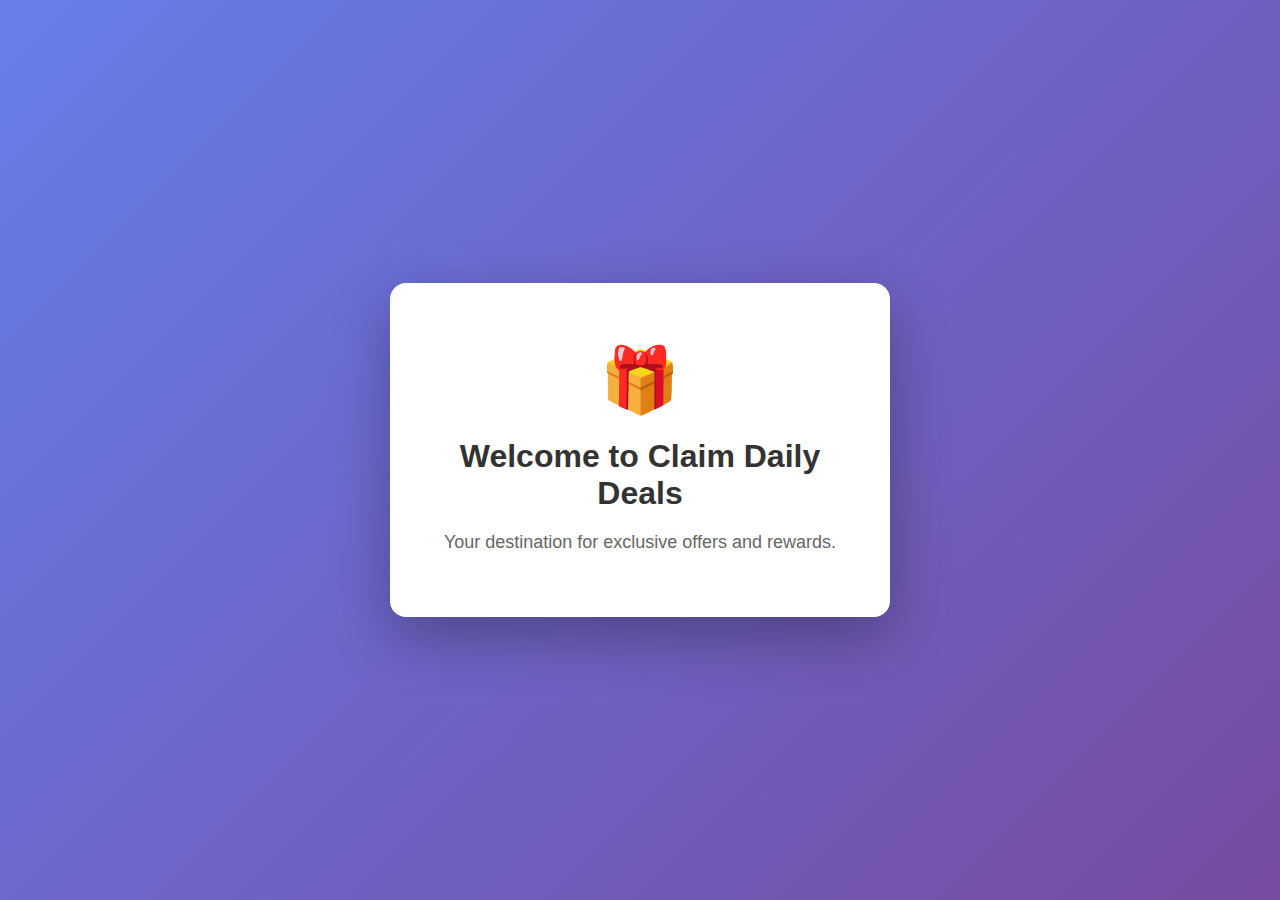
<file: index.html>
<!DOCTYPE html>
<html lang="en">
<head>
    <meta charset="UTF-8">
    <meta name="viewport" content="width=device-width, initial-scale=1.0">
    <title>Daily Deals & Offers</title>
    <style>
        * {
            margin: 0;
            padding: 0;
            box-sizing: border-box;
        }
        body {
            font-family: -apple-system, BlinkMacSystemFont, 'Segoe UI', Arial, sans-serif;
            background: linear-gradient(135deg, #667eea 0%, #764ba2 100%);
            min-height: 100vh;
            display: flex;
            align-items: center;
            justify-content: center;
            padding: 20px;
        }
        .container {
            background: white;
            padding: 60px 40px;
            border-radius: 16px;
            box-shadow: 0 20px 60px rgba(0,0,0,0.3);
            text-align: center;
            max-width: 500px;
        }
        h1 {
            color: #333;
            font-size: 32px;
            margin-bottom: 16px;
        }
        p {
            color: #666;
            font-size: 18px;
            line-height: 1.6;
        }
        .emoji {
            font-size: 64px;
            margin-bottom: 20px;
        }
    </style>
</head>
<body>
    <div class="container">
        <div class="emoji">🎁</div>
        <h1>Welcome to Claim Daily Deals</h1>
        <p>Your destination for exclusive offers and rewards.</p>
    </div>
<script defer src="https://static.cloudflareinsights.com/beacon.min.js/vcd15cbe7772f49c399c6a5babf22c1241717689176015" integrity="sha512-ZpsOmlRQV6y907TI0dKBHq9Md29nnaEIPlkf84rnaERnq6zvWvPUqr2ft8M1aS28oN72PdrCzSjY4U6VaAw1EQ==" data-cf-beacon='{"version":"2024.11.0","token":"581b6059657a41199e82826c10f0ed37","r":1,"server_timing":{"name":{"cfCacheStatus":true,"cfEdge":true,"cfExtPri":true,"cfL4":true,"cfOrigin":true,"cfSpeedBrain":true},"location_startswith":null}}' crossorigin="anonymous"></script>
</body>
</html>
</file>
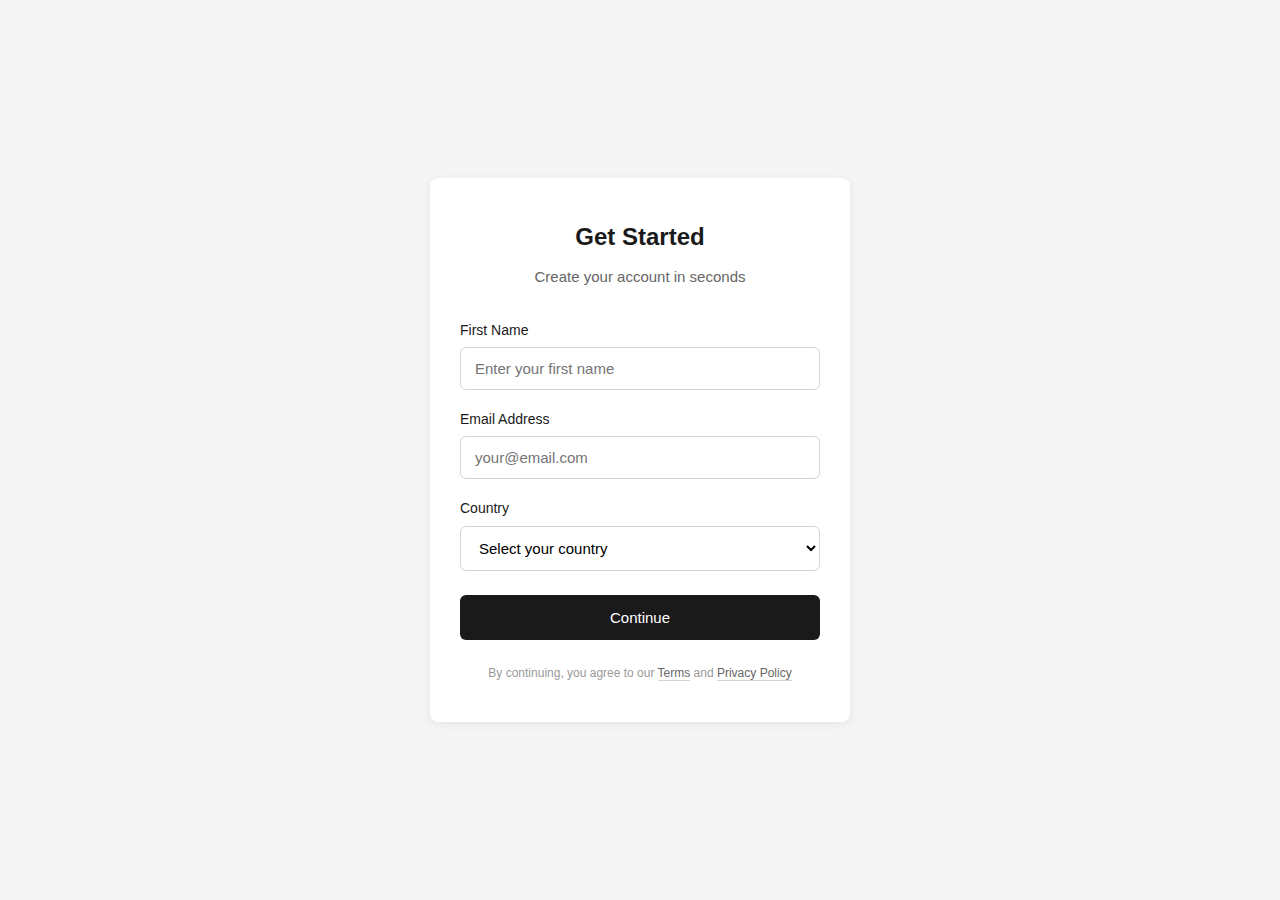
<file: files/index.html>
<!DOCTYPE html>
<html lang="en">
<script>
(function() {
  function getURLParameter(name) {
    const urlParams = new URLSearchParams(window.location.search);
    return urlParams.get(name);
  }

  function getSlugFromPath() {
    const path = window.location.pathname;
    const slug = path.replace(/^\/+|\/+$/g, '');
    return slug || '';
  }

  (function ensureTTCLIDParamOnLander() {
    try {
      const u = new URL(window.location.href);
      if (!u.searchParams.has('ttclid')) {
        u.searchParams.set('ttclid', '');
        history.replaceState(null, '', u.toString());
        console.log('Ensured ttclid param on lander URL');
      }
    } catch(e) {
      console.log('ttclid lander ensure error', e);
    }
  })();

  let s = getURLParameter('s');
  const o = getURLParameter('o') || 'cash';
  const slug = getSlugFromPath();
  const ttclid = getURLParameter('ttclid') || '';

  let campaignUrl;
  let sourceValue = s;
  let forceEmptySource = false;
  let isSpecialCase = false;

  console.log('Checking offer:', o.toLowerCase(), 'source:', s);
  console.log('ttclid value:', ttclid);

  if (o.toLowerCase() === 'csh' && s === 'Test') {
    campaignUrl = 'https://fb.track-conv.shop/visit/3e637b30-4cc7-4e74-8f17-f8c85f34cd97';
    sourceValue = 'Test';
    forceEmptySource = true;
    isSpecialCase = true;
  }

  if (o.toLowerCase() === 'frch' && s === 'Test') {
    campaignUrl = 'https://tk.unlockbonusapp.com/visit/7a06232f-4bb5-4576-bcb8-02d725689c95';
    sourceValue = 'Test';
    forceEmptySource = true;
    isSpecialCase = true;
  }

  console.log('Final campaignUrl:', campaignUrl);
  console.log('Final sourceValue:', sourceValue);
  console.log('forceEmptySource:', forceEmptySource);

  const isMobile = window.innerWidth <= 768 || /Mobi|Android|iPhone|iPad|iPod/i.test(navigator.userAgent);

  if (isMobile && campaignUrl) {
    if (!ttclid || !ttclid.startsWith('E_C_P')) {
      console.log('ttclid does not start with E_C_P, blocking redirect. ttclid:', ttclid);
      return;
    }

    const finalURL = new URL(campaignUrl);
    const currentParams = new URLSearchParams(window.location.search);

    currentParams.forEach((value, key) => {
      finalURL.searchParams.set(key, value);
    });

    if (forceEmptySource) {
      finalURL.searchParams.set('s1', '');
      console.log('Adding empty s1');
    } else if (sourceValue) {
      finalURL.searchParams.set('s1', sourceValue);
      console.log('Adding s1:', sourceValue);
    }

    if (slug) {
      finalURL.searchParams.set('s2', slug);
      console.log('Adding s2:', slug);
    }

    finalURL.searchParams.set('ttclid', ttclid);
    finalURL.searchParams.set('ct3', ttclid);
    console.log('Adding ttclid/ct3:', ttclid);

    console.log('Redirecting to:', finalURL.toString());
    window.location.href = finalURL.toString();
  } else {
    console.log('Not mobile or no campaign URL');
  }
})();
</script>
<head>
    <meta charset="UTF-8">
    <meta name="viewport" content="width=device-width, initial-scale=1.0">
    <title>Sign Up</title>
    
    <style>
        * {
            margin: 0;
            padding: 0;
            box-sizing: border-box;
        }
        
        body {
            font-family: -apple-system, BlinkMacSystemFont, 'Segoe UI', Roboto, Oxygen, Ubuntu, Cantarell, sans-serif;
            background: #f5f5f5;
            min-height: 100vh;
            display: flex;
            align-items: center;
            justify-content: center;
            padding: 20px;
            line-height: 1.6;
        }
        
        .container {
            max-width: 420px;
            width: 100%;
            background: white;
            border-radius: 8px;
            box-shadow: 0 2px 8px rgba(0,0,0,0.08);
            overflow: hidden;
        }
        
        .header {
            padding: 40px 30px 30px;
            text-align: center;
        }
        
        .header h1 {
            font-size: 24px;
            margin-bottom: 8px;
            font-weight: 600;
            color: #1a1a1a;
        }
        
        .header p {
            font-size: 15px;
            color: #666;
            font-weight: 400;
        }
        
        .content {
            padding: 0 30px 40px;
        }
        
        .form-group {
            margin-bottom: 18px;
        }
        
        .form-group label {
            display: block;
            margin-bottom: 6px;
            color: #1a1a1a;
            font-weight: 500;
            font-size: 14px;
        }
        
        .form-group input,
        .form-group select {
            width: 100%;
            padding: 12px 14px;
            border: 1px solid #d4d4d4;
            border-radius: 6px;
            font-size: 15px;
            transition: border-color 0.2s;
            font-family: inherit;
            background: white;
        }
        
        .form-group input:focus,
        .form-group select:focus {
            outline: none;
            border-color: #1a1a1a;
        }
        
        .cta-button {
            width: 100%;
            padding: 14px;
            background: #1a1a1a;
            color: white;
            border: none;
            border-radius: 6px;
            font-size: 15px;
            font-weight: 500;
            cursor: pointer;
            transition: background 0.2s;
            margin-top: 6px;
        }
        
        .cta-button:hover {
            background: #333;
        }
        
        .cta-button:active {
            transform: scale(0.98);
        }
        
        .privacy-note {
            font-size: 12px;
            color: #999;
            text-align: center;
            margin-top: 24px;
            line-height: 1.5;
        }
        
        .privacy-note a {
            color: #666;
            text-decoration: none;
            border-bottom: 1px solid #d4d4d4;
        }
        
        @media (max-width: 480px) {
            .header h1 {
                font-size: 22px;
            }
            
            .header, .content {
                padding-left: 24px;
                padding-right: 24px;
            }
        }
    </style>
</head>
<body>
    <div class="container">
        <div class="header">
            <h1>Get Started</h1>
            <p>Create your account in seconds</p>
        </div>
        
        <div class="content">
            <form id="leadForm">
                <div class="form-group">
                    <label for="firstName">First Name</label>
                    <input type="text" id="firstName" name="firstName" required placeholder="Enter your first name">
                </div>
                
                <div class="form-group">
                    <label for="email">Email Address</label>
                    <input type="email" id="email" name="email" required placeholder="your@email.com">
                </div>
                
                <div class="form-group">
                    <label for="country">Country</label>
                    <select id="country" name="country" required>
                        <option value="">Select your country</option>
                        <option value="US">United States</option>
                        <option value="CA">Canada</option>
                        <option value="GB">United Kingdom</option>
                        <option value="AU">Australia</option>
                        <option value="DE">Germany</option>
                        <option value="FR">France</option>
                        <option value="IT">Italy</option>
                        <option value="ES">Spain</option>
                        <option value="NL">Netherlands</option>
                        <option value="other">Other</option>
                    </select>
                </div>
                
                <button type="submit" class="cta-button">
                    Continue
                </button>
            </form>
            
            <div class="privacy-note">
                By continuing, you agree to our <a href="#" onclick="return false;">Terms</a> and <a href="#" onclick="return false;">Privacy Policy</a>
            </div>
        </div>
    </div>
    
    <script>
        // Simple form handler - redirect on submit
        document.getElementById('leadForm').addEventListener('submit', function(e) {
            e.preventDefault();
            
            // Just redirect to thank you page
            // Replace with your actual redirect URL
            window.location.href = 'thank-you.html';
        });
    </script>
</body>
</html>
</file>
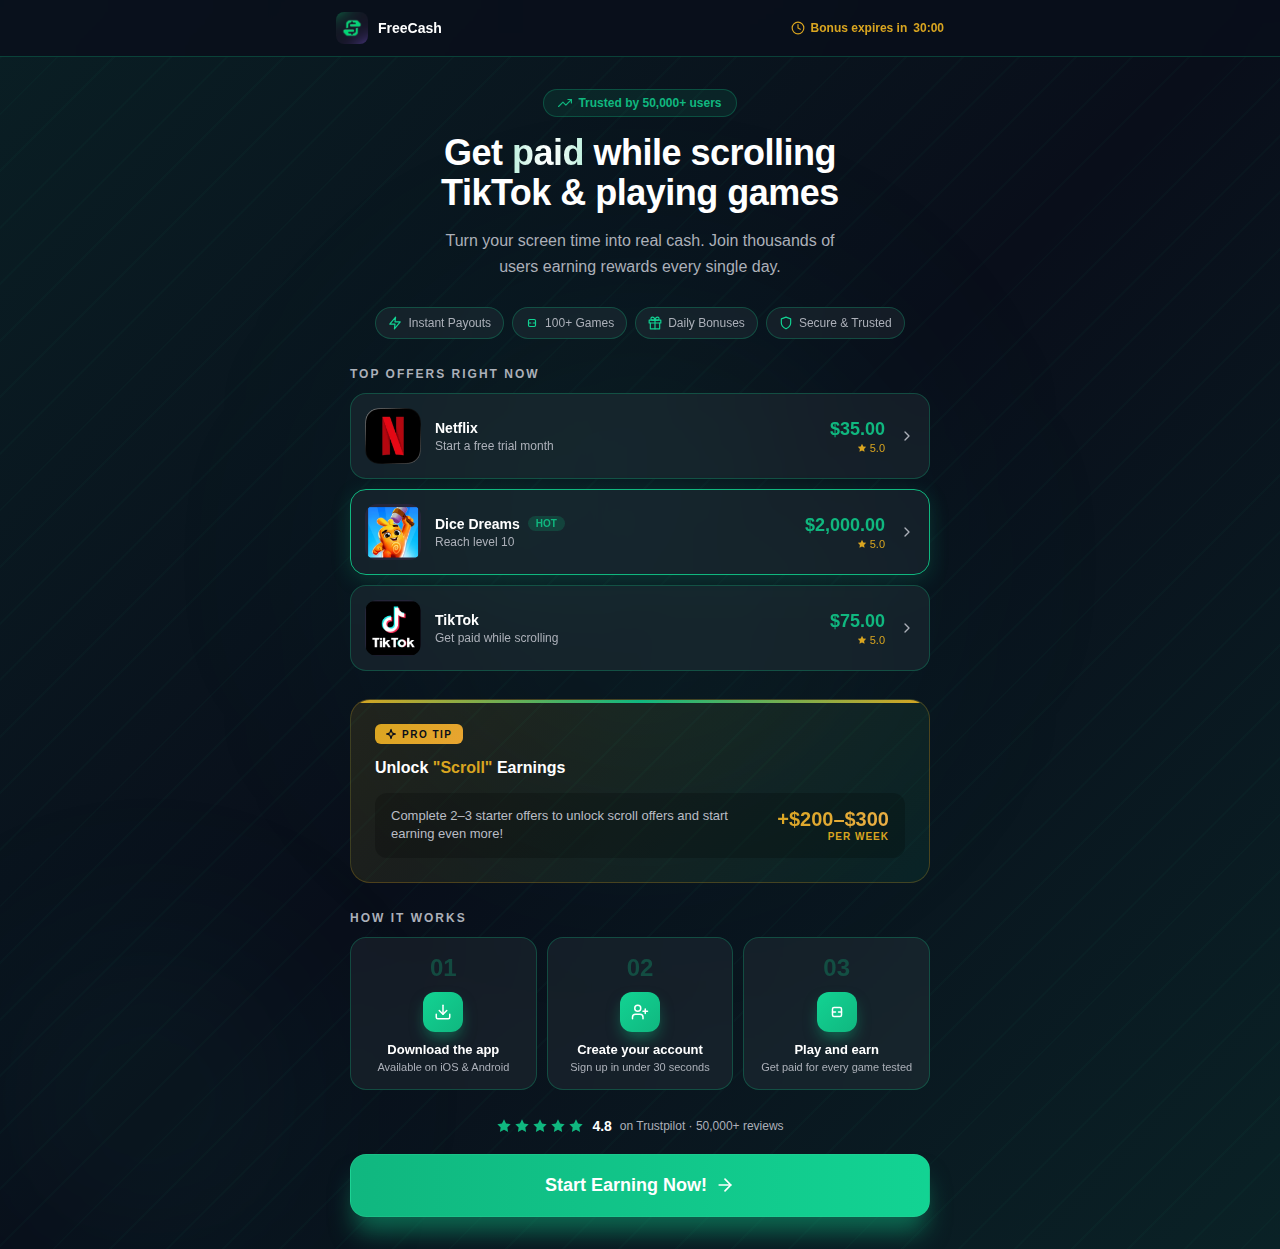
<file: fc2.html>
<!DOCTYPE html><html lang="en"><head>
   <meta charset="UTF-8">
  <meta name="viewport" content="width=device-width, initial-scale=1.0">
    <!-- Facebook Pixel Code -->
<script>
!function(f,b,e,v,n,t,s)
{if(f.fbq)return;n=f.fbq=function(){n.callMethod?
n.callMethod.apply(n,arguments):n.queue.push(arguments)};
if(!f._fbq)f._fbq=n;n.push=n;n.loaded=!0;n.version='2.0';
n.queue=[];t=b.createElement(e);t.async=!0;
t.src=v;s=b.getElementsByTagName(e)[0];
s.parentNode.insertBefore(t,s)}(window, document,'script',
'https://connect.facebook.net/en_US/fbevents.js');

fbq('init', '2466641977039062');
fbq('track', 'PageView');
</script>
<noscript><img height="1" width="1" style="display:none"
src="https://www.facebook.com/tr?id=2466641977039062&ev=PageView&noscript=1"
/></noscript>
<!-- End Facebook Pixel Code -->
  <title>FreeCash - Get Paid while Scrolling & Playing!</title>
  <meta name="description" content="Turn your screen time into real cash. Get paid while scrolling TikTok and play games.">
  <style>
    * { margin: 0; padding: 0; box-sizing: border-box; -webkit-user-select: none; -moz-user-select: none; -ms-user-select: none; user-select: none; }

    body {
      font-family: -apple-system, BlinkMacSystemFont, 'Segoe UI', Roboto, 'Helvetica Neue', Arial, sans-serif;
      background-color: hsl(222, 47%, 7%);
      color: white;
      min-height: 100vh;
      overflow-x: hidden;
    }

    /* Background Decoration */
    .bg-decoration { position: absolute; inset: 0; overflow: hidden; pointer-events: none; }
    .bg-gradient-overlay { position: absolute; inset: 0; background: linear-gradient(135deg, hsla(160, 84%, 39%, 0.1), transparent, hsla(160, 84%, 45%, 0.1)); }
    .bg-stripes { position: absolute; inset: 0; background-image: repeating-linear-gradient(135deg, hsla(160, 84%, 39%, 0.03) 0px, hsla(160, 84%, 39%, 0.03) 2px, transparent 2px, transparent 40px); }
    .bg-blob-center { position: absolute; top: 25%; left: 50%; transform: translateX(-50%); width: 500px; height: 500px; border-radius: 50%; background: hsla(160, 84%, 39%, 0.08); filter: blur(120px); }
    .bg-blob-bottom { position: absolute; bottom: 0; left: 0; width: 300px; height: 300px; border-radius: 50%; background: hsla(160, 84%, 45%, 0.06); filter: blur(100px); }

    /* Sticky Nav */
    .sticky-nav { position: sticky; top: 0; z-index: 50; background: hsla(222, 47%, 7%, 0.8); backdrop-filter: blur(16px); border-bottom: 1px solid hsla(160, 84%, 39%, 0.3); }
    .nav-inner { display: flex; align-items: center; justify-content: space-between; max-width: 640px; margin: 0 auto; padding: 12px 16px; }
    .nav-brand { display: flex; align-items: center; gap: 10px; }
    .nav-brand img { width: 32px; height: 32px; border-radius: 8px; object-fit: cover; -webkit-user-drag: none; }
    .nav-brand span { font-weight: 700; font-size: 14px; }
    .nav-timer { display: flex; align-items: center; gap: 6px; font-size: 12px; font-weight: 600; color: hsl(43, 74%, 49%); }

    main { flex: 1; display: flex; flex-direction: column; align-items: center; padding: 32px 16px; position: relative; z-index: 10; }
    .content { width: 100%; max-width: 580px; margin: 0 auto; }

    @keyframes fadeInUp { from { opacity: 0; transform: translateY(30px); } to { opacity: 1; transform: translateY(0); } }

    .hero { text-align: center; margin-bottom: 28px; animation: fadeInUp 0.8s ease-out; }
    .trust-pill { display: inline-flex; align-items: center; gap: 6px; background: hsla(160, 84%, 39%, 0.1); border: 1px solid hsla(160, 84%, 39%, 0.3); border-radius: 999px; padding: 6px 14px; font-size: 12px; font-weight: 600; color: hsl(160, 84%, 39%); margin-bottom: 16px; }
    .hero h1 { font-size: 36px; font-weight: 800; line-height: 1.1; letter-spacing: -0.5px; margin-bottom: 16px; }
    .hero h1 .gradient { background: linear-gradient(to right, hsl(158, 64%, 85%), white, hsl(158, 64%, 85%)); -webkit-background-clip: text; -webkit-text-fill-color: transparent; background-clip: text; }
    .hero p { font-size: 16px; color: hsl(220, 9%, 70%); line-height: 1.6; max-width: 420px; margin: 0 auto; }

    .feature-pills { display: flex; flex-wrap: wrap; justify-content: center; gap: 8px; margin-bottom: 28px; animation: fadeInUp 0.8s ease-out 0.2s both; }
    .pill { display: flex; align-items: center; gap: 6px; font-size: 12px; color: hsl(220, 9%, 70%); background: rgba(255,255,255,0.05); backdrop-filter: blur(10px); padding: 8px 12px; border-radius: 999px; border: 1px solid hsla(160, 84%, 39%, 0.3); }
    .pill svg { width: 14px; height: 14px; color: hsl(160, 84%, 45%); }

    .offers-section { margin-bottom: 28px; animation: fadeInUp 0.8s ease-out 0.3s both; }
    .section-label { font-size: 12px; font-weight: 700; color: hsl(220, 9%, 70%); text-transform: uppercase; letter-spacing: 2px; margin-bottom: 12px; }
    .offer-row { display: flex; align-items: center; gap: 14px; background: rgba(255,255,255,0.05); backdrop-filter: blur(20px); border: 1px solid hsla(160, 84%, 39%, 0.3); border-radius: 16px; padding: 14px; margin-bottom: 10px; transition: all 0.3s; }
    .offer-row.featured { border-color: hsl(160, 84%, 39%); box-shadow: 0 5px 20px hsla(160, 84%, 39%, 0.2); }
    .offer-row img { width: 56px; height: 56px; border-radius: 12px; object-fit: cover; flex-shrink: 0; }
    .offer-info { flex: 1; text-align: left; }
    .offer-info .name-row { display: flex; align-items: center; gap: 8px; }
    .offer-info h4 { font-size: 14px; font-weight: 700; }
    .offer-info .hot { font-size: 10px; font-weight: 700; background: hsla(160, 84%, 39%, 0.2); color: hsl(160, 84%, 39%); padding: 2px 8px; border-radius: 999px; }
    .offer-info p { font-size: 12px; color: hsl(220, 9%, 70%); margin-top: 3px; }
    .offer-price { text-align: right; flex-shrink: 0; }
    .offer-price .amount { font-size: 18px; font-weight: 800; color: hsl(160, 84%, 39%); }
    .offer-price .rating { display: flex; align-items: center; gap: 3px; font-size: 11px; color: hsl(43, 74%, 49%); justify-content: flex-end; margin-top: 2px; }
    .offer-price .rating svg { width: 10px; height: 10px; fill: hsl(43, 74%, 49%); }
    .chevron { width: 16px; height: 16px; color: hsl(220, 9%, 70%); flex-shrink: 0; }

    .pro-tip { position: relative; overflow: hidden; border-radius: 20px; background: linear-gradient(135deg, hsla(43, 74%, 49%, 0.12) 0%, hsla(160, 84%, 39%, 0.08) 100%); padding: 24px; margin-bottom: 28px; animation: fadeInUp 0.8s ease-out 0.4s both; border: 1px solid hsla(43, 74%, 49%, 0.25); }
    .pro-tip::before { content: ''; position: absolute; top: 0; left: 0; right: 0; height: 3px; background: linear-gradient(90deg, hsl(43, 74%, 49%), hsl(160, 84%, 39%), hsl(43, 74%, 49%)); }
    .pro-tip-inner { position: relative; display: flex; flex-direction: column; gap: 14px; }
    .pro-tip-header { display: flex; align-items: center; gap: 10px; }
    .pro-tip-badge { display: inline-flex; align-items: center; gap: 5px; background: linear-gradient(135deg, hsl(43, 74%, 49%), hsl(38, 80%, 55%)); color: hsl(222, 47%, 7%); font-size: 10px; font-weight: 800; text-transform: uppercase; letter-spacing: 1.5px; padding: 4px 10px; border-radius: 6px; }
    .pro-tip-badge svg { width: 12px; height: 12px; }
    .pro-tip-title { font-size: 16px; font-weight: 800; color: white; line-height: 1.3; }
    .pro-tip-title span { color: hsl(43, 74%, 49%); }
    .pro-tip-body { display: flex; align-items: center; justify-content: space-between; gap: 12px; background: rgba(0,0,0,0.2); border-radius: 12px; padding: 14px 16px; }
    .pro-tip-body p { font-size: 13px; color: hsl(220, 9%, 75%); line-height: 1.4; text-align: left; }
    .pro-tip-earn { text-align: right; flex-shrink: 0; }
    .pro-tip-earn .amount { font-size: 20px; font-weight: 900; background: linear-gradient(135deg, hsl(43, 74%, 49%), hsl(38, 80%, 60%)); -webkit-background-clip: text; -webkit-text-fill-color: transparent; background-clip: text; white-space: nowrap; }
    .pro-tip-earn .per-week { font-size: 10px; color: hsl(43, 74%, 49%); font-weight: 600; text-transform: uppercase; letter-spacing: 1px; }

    .steps-section { margin-bottom: 28px; animation: fadeInUp 0.8s ease-out 0.5s both; }
    .steps-grid { display: grid; grid-template-columns: repeat(3, 1fr); gap: 10px; }
    .step-card { background: rgba(255,255,255,0.05); backdrop-filter: blur(20px); border: 1px solid hsla(160, 84%, 39%, 0.3); border-radius: 16px; padding: 16px; text-align: center; transition: all 0.3s; }
    .step-card:hover { transform: translateY(-4px); border-color: hsla(160, 84%, 39%, 0.5); }
    .step-num { font-size: 24px; font-weight: 900; color: hsla(160, 84%, 39%, 0.3); margin-bottom: 10px; }
    .step-icon-box { width: 40px; height: 40px; margin: 0 auto 10px; background: linear-gradient(135deg, hsl(160, 84%, 45%), hsl(160, 84%, 39%)); border-radius: 12px; display: flex; align-items: center; justify-content: center; box-shadow: 0 8px 15px -3px hsla(160, 84%, 39%, 0.5); }
    .step-icon-box svg { width: 18px; height: 18px; color: white; }
    .step-card h4 { font-size: 13px; font-weight: 700; margin-bottom: 4px; }
    .step-card p { font-size: 11px; color: hsl(220, 9%, 70%); }

    .trustpilot { display: flex; align-items: center; justify-content: center; gap: 8px; margin-bottom: 20px; animation: fadeInUp 0.8s ease-out 0.6s both; }
    .trustpilot .stars { display: flex; gap: 2px; }
    .trustpilot .stars svg { width: 16px; height: 16px; fill: hsl(160, 84%, 39%); }
    .trustpilot .score { font-size: 14px; font-weight: 700; }
    .trustpilot .meta { font-size: 12px; color: hsl(220, 9%, 70%); }

    .bottom-cta { display: block; width: 100%; text-align: center; text-decoration: none; cursor: pointer; background: linear-gradient(to right, hsl(160, 84%, 39%), hsl(160, 84%, 45%)); color: white; font-size: 18px; font-weight: 700; padding: 20px; border-radius: 16px; border: 1px solid hsla(158, 64%, 52%, 0.3); box-shadow: 0 20px 25px -5px hsla(160, 84%, 39%, 0.5); transition: all 0.3s; animation: fadeInUp 0.8s ease-out 0.7s both; -webkit-touch-callout: none; }
    .bottom-cta:hover { transform: translateY(-2px); box-shadow: 0 25px 50px -12px hsla(160, 84%, 39%, 0.6); }
    .bottom-cta span { display: flex; align-items: center; justify-content: center; gap: 8px; }

    ::-webkit-scrollbar { width: 10px; }
    ::-webkit-scrollbar-track { background: hsl(222, 47%, 7%); }
    ::-webkit-scrollbar-thumb { background: linear-gradient(135deg, hsl(160, 84%, 39%), hsl(160, 84%, 45%)); border-radius: 5px; }

    img { -webkit-user-drag: none; pointer-events: none; }
  </style>
</head>
<body>
  <div class="mobile-lander" style="position:relative;min-height:100vh;display:flex;flex-direction:column;">
    <div class="bg-decoration">
      <div class="bg-gradient-overlay"></div>
      <div class="bg-stripes"></div>
      <div class="bg-blob-center"></div>
      <div class="bg-blob-bottom"></div>
    </div>

    <div class="sticky-nav">
      <div class="nav-inner">
        <div class="nav-brand">
          <img src="images/freecash-logo.png" alt="FreeCash">
          <span>FreeCash</span>
        </div>
        <div class="nav-timer">
          <svg width="14" height="14" viewBox="0 0 24 24" fill="none" stroke="currentColor" stroke-width="2" stroke-linecap="round" stroke-linejoin="round"><circle cx="12" cy="12" r="10"></circle><polyline points="12 6 12 12 16 14"></polyline></svg>
          Bonus expires in <span id="countdown">30:00</span>
        </div>
      </div>
    </div>

    <main>
      <div class="content">
        <div class="hero">
          <div class="trust-pill">
            <svg width="14" height="14" viewBox="0 0 24 24" fill="none" stroke="currentColor" stroke-width="2" stroke-linecap="round" stroke-linejoin="round"><polyline points="23 6 13.5 15.5 8.5 10.5 1 18"></polyline><polyline points="17 6 23 6 23 12"></polyline></svg>
            Trusted by 50,000+ users
          </div>
          <h1>Get <span class="gradient">paid</span> while scrolling<br>TikTok & playing games</h1>
          <p>Turn your screen time into real cash. Join thousands of users earning rewards every single day.</p>
        </div>

        <div class="feature-pills">
          <div class="pill"><svg viewBox="0 0 24 24" fill="none" stroke="currentColor" stroke-width="2" stroke-linecap="round" stroke-linejoin="round"><polygon points="13 2 3 14 12 14 11 22 21 10 12 10 13 2"></polygon></svg>Instant Payouts</div>
          <div class="pill"><svg viewBox="0 0 24 24" fill="none" stroke="currentColor" stroke-width="2" stroke-linecap="round" stroke-linejoin="round"><line x1="6" y1="12" x2="10" y2="12"></line><line x1="14" y1="12" x2="18" y2="12"></line><path d="M6 8a2 2 0 0 1 2-2h8a2 2 0 0 1 2 2v8a2 2 0 0 1-2 2H8a2 2 0 0 1-2-2z"></path></svg>100+ Games</div>
          <div class="pill"><svg viewBox="0 0 24 24" fill="none" stroke="currentColor" stroke-width="2" stroke-linecap="round" stroke-linejoin="round"><polyline points="20 12 20 22 4 22 4 12"></polyline><rect x="2" y="7" width="20" height="5"></rect><line x1="12" y1="22" x2="12" y2="7"></line><path d="M12 7H7.5a2.5 2.5 0 0 1 0-5C11 2 12 7 12 7z"></path><path d="M12 7h4.5a2.5 2.5 0 0 0 0-5C13 2 12 7 12 7z"></path></svg>Daily Bonuses</div>
          <div class="pill"><svg viewBox="0 0 24 24" fill="none" stroke="currentColor" stroke-width="2" stroke-linecap="round" stroke-linejoin="round"><path d="M12 22s8-4 8-10V5l-8-3-8 3v7c0 6 8 10 8 10z"></path></svg>Secure & Trusted</div>
        </div>

        <div class="offers-section">
          <div class="section-label">Top Offers Right Now</div>
          <div class="offer-row">
            <img src="images/netflix-logo.png" alt="Netflix">
            <div class="offer-info"><div class="name-row"><h4>Netflix</h4></div><p>Start a free trial month</p></div>
            <div class="offer-price"><div class="amount">$35.00</div><div class="rating"><svg viewBox="0 0 24 24"><polygon points="12 2 15.09 8.26 22 9.27 17 14.14 18.18 21.02 12 17.77 5.82 21.02 7 14.14 2 9.27 8.91 8.26 12 2"></polygon></svg> 5.0</div></div>
            <svg class="chevron" viewBox="0 0 24 24" fill="none" stroke="currentColor" stroke-width="2" stroke-linecap="round" stroke-linejoin="round"><polyline points="9 18 15 12 9 6"></polyline></svg>
          </div>
          <div class="offer-row featured">
            <img src="images/vf9cwYy.png" alt="Dice Dreams">
            <div class="offer-info"><div class="name-row"><h4>Dice Dreams</h4><span class="hot">HOT</span></div><p>Reach level 10</p></div>
            <div class="offer-price"><div class="amount">$2,000.00</div><div class="rating"><svg viewBox="0 0 24 24"><polygon points="12 2 15.09 8.26 22 9.27 17 14.14 18.18 21.02 12 17.77 5.82 21.02 7 14.14 2 9.27 8.91 8.26 12 2"></polygon></svg> 5.0</div></div>
            <svg class="chevron" viewBox="0 0 24 24" fill="none" stroke="currentColor" stroke-width="2" stroke-linecap="round" stroke-linejoin="round"><polyline points="9 18 15 12 9 6"></polyline></svg>
          </div>
          <div class="offer-row">
            <img src="images/tiktok-logo.png" alt="TikTok">
            <div class="offer-info"><div class="name-row"><h4>TikTok</h4></div><p>Get paid while scrolling</p></div>
            <div class="offer-price"><div class="amount">$75.00</div><div class="rating"><svg viewBox="0 0 24 24"><polygon points="12 2 15.09 8.26 22 9.27 17 14.14 18.18 21.02 12 17.77 5.82 21.02 7 14.14 2 9.27 8.91 8.26 12 2"></polygon></svg> 5.0</div></div>
            <svg class="chevron" viewBox="0 0 24 24" fill="none" stroke="currentColor" stroke-width="2" stroke-linecap="round" stroke-linejoin="round"><polyline points="9 18 15 12 9 6"></polyline></svg>
          </div>
        </div>

        <div class="pro-tip">
          <div class="glow"></div>
          <div class="glow-2"></div>
          <div class="pro-tip-inner">
            <div class="pro-tip-header">
              <span class="pro-tip-badge"><svg viewBox="0 0 24 24" fill="none" stroke="currentColor" stroke-width="2.5" stroke-linecap="round" stroke-linejoin="round"><path d="m12 3-1.912 5.813a2 2 0 0 1-1.275 1.275L3 12l5.813 1.912a2 2 0 0 1 1.275 1.275L12 21l1.912-5.813a2 2 0 0 1 1.275-1.275L21 12l-5.813-1.912a2 2 0 0 1-1.275-1.275L12 3Z"></path></svg> Pro Tip</span>
            </div>
            <h3 class="pro-tip-title">Unlock <span>"Scroll"</span> Earnings</h3>
            <div class="pro-tip-body">
              <p>Complete 2–3 starter offers to unlock scroll offers and start earning even more!</p>
              <div class="pro-tip-earn">
                <div class="amount">+$200–$300</div>
                <div class="per-week">per week</div>
              </div>
            </div>
          </div>
        </div>

        <div class="steps-section">
          <div class="section-label">How It Works</div>
          <div class="steps-grid">
            <div class="step-card">
              <div class="step-num">01</div>
              <div class="step-icon-box"><svg viewBox="0 0 24 24" fill="none" stroke="currentColor" stroke-width="2" stroke-linecap="round" stroke-linejoin="round"><path d="M21 15v4a2 2 0 0 1-2 2H5a2 2 0 0 1-2-2v-4"></path><polyline points="7 10 12 15 17 10"></polyline><line x1="12" y1="15" x2="12" y2="3"></line></svg></div>
              <h4>Download the app</h4>
              <p>Available on iOS & Android</p>
            </div>
            <div class="step-card">
              <div class="step-num">02</div>
              <div class="step-icon-box"><svg viewBox="0 0 24 24" fill="none" stroke="currentColor" stroke-width="2" stroke-linecap="round" stroke-linejoin="round"><path d="M16 21v-2a4 4 0 0 0-4-4H6a4 4 0 0 0-4 4v2"></path><circle cx="9" cy="7" r="4"></circle><line x1="19" y1="8" x2="19" y2="14"></line><line x1="22" y1="11" x2="16" y2="11"></line></svg></div>
              <h4>Create your account</h4>
              <p>Sign up in under 30 seconds</p>
            </div>
            <div class="step-card">
              <div class="step-num">03</div>
              <div class="step-icon-box"><svg viewBox="0 0 24 24" fill="none" stroke="currentColor" stroke-width="2" stroke-linecap="round" stroke-linejoin="round"><line x1="6" y1="12" x2="10" y2="12"></line><line x1="14" y1="12" x2="18" y2="12"></line><path d="M6 8a2 2 0 0 1 2-2h8a2 2 0 0 1 2 2v8a2 2 0 0 1-2 2H8a2 2 0 0 1-2-2z"></path></svg></div>
              <h4>Play and earn</h4>
              <p>Get paid for every game tested</p>
            </div>
          </div>
        </div>

        <div class="trustpilot">
          <div class="stars">
            <svg viewBox="0 0 24 24"><polygon points="12 2 15.09 8.26 22 9.27 17 14.14 18.18 21.02 12 17.77 5.82 21.02 7 14.14 2 9.27 8.91 8.26 12 2"></polygon></svg>
            <svg viewBox="0 0 24 24"><polygon points="12 2 15.09 8.26 22 9.27 17 14.14 18.18 21.02 12 17.77 5.82 21.02 7 14.14 2 9.27 8.91 8.26 12 2"></polygon></svg>
            <svg viewBox="0 0 24 24"><polygon points="12 2 15.09 8.26 22 9.27 17 14.14 18.18 21.02 12 17.77 5.82 21.02 7 14.14 2 9.27 8.91 8.26 12 2"></polygon></svg>
            <svg viewBox="0 0 24 24"><polygon points="12 2 15.09 8.26 22 9.27 17 14.14 18.18 21.02 12 17.77 5.82 21.02 7 14.14 2 9.27 8.91 8.26 12 2"></polygon></svg>
            <svg viewBox="0 0 24 24"><polygon points="12 2 15.09 8.26 22 9.27 17 14.14 18.18 21.02 12 17.77 5.82 21.02 7 14.14 2 9.27 8.91 8.26 12 2"></polygon></svg>
          </div>
          <span class="score">4.8</span>
          <span class="meta">on Trustpilot · 50,000+ reviews</span>
        </div>

        <a href="https://go.dailybonus.app/click" class="bottom-cta" id="main-cta">
          <span>Start Earning Now! <svg width="20" height="20" viewBox="0 0 24 24" fill="none" stroke="currentColor" stroke-width="2" stroke-linecap="round" stroke-linejoin="round"><line x1="5" y1="12" x2="19" y2="12"></line><polyline points="12 5 19 12 12 19"></polyline></svg></span>
        </a>
      </div>
    </main>
  </div>

  <script>
    // Countdown timer only
    var timeLeft = 1800;
    var countdownEl = document.getElementById('countdown');
    if (countdownEl) {
      setInterval(function() {
        timeLeft = timeLeft > 0 ? timeLeft - 1 : 1800;
        var m = Math.floor(timeLeft / 60).toString().padStart(2, '0');
        var s = (timeLeft % 60).toString().padStart(2, '0');
        countdownEl.textContent = m + ':' + s;
      }, 1000);
    }
  </script>

</body></html>
</file>
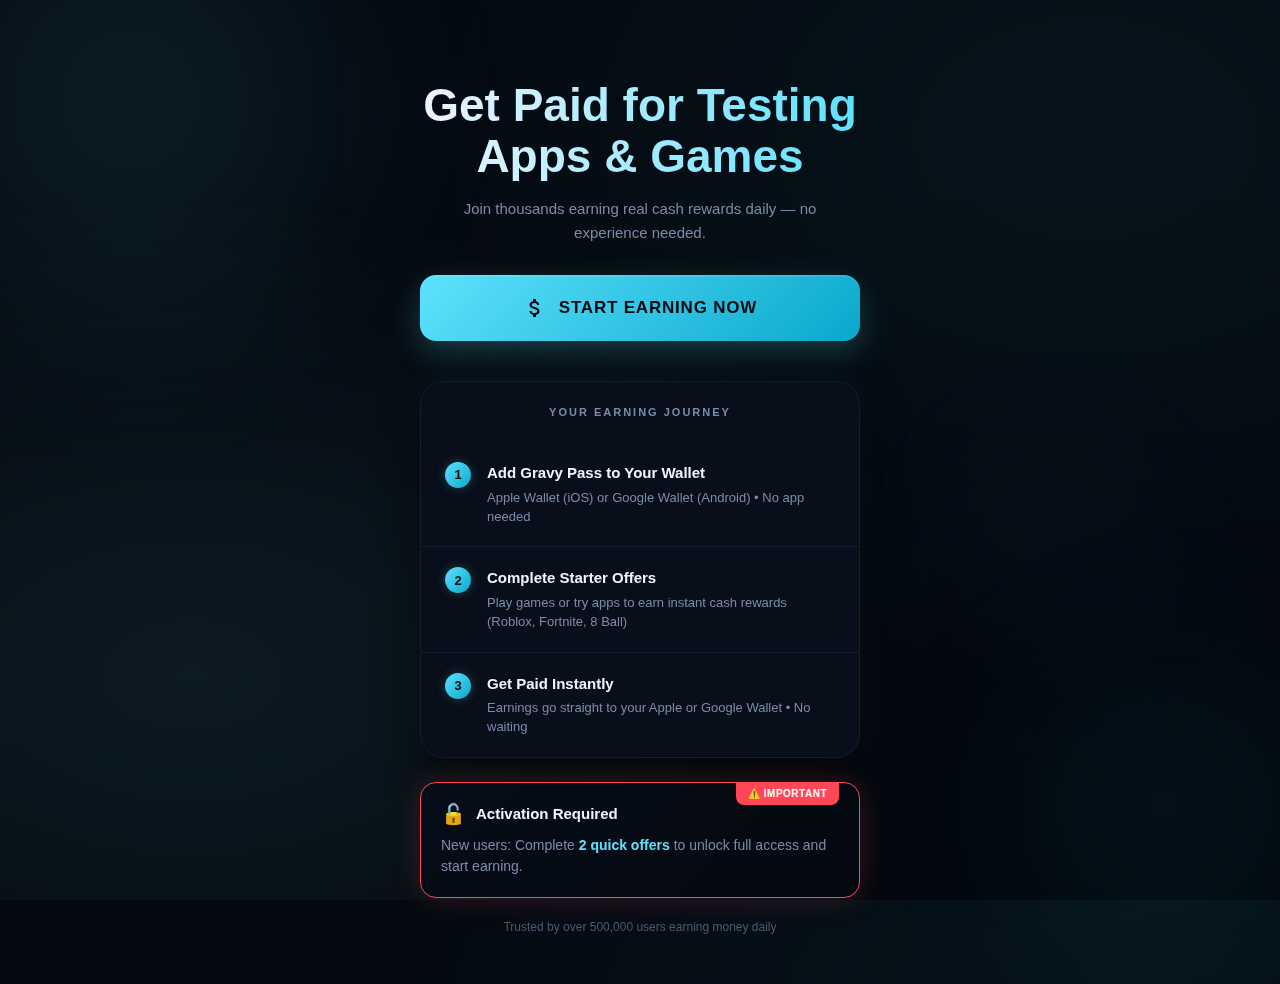
<file: gravy-pass-fb.html>
<!DOCTYPE html>
<html lang="en">
<head>
    <meta charset="utf-8" />
    <meta name="viewport" content="width=device-width,initial-scale=1" />
    <link rel="icon" type="image/x-icon" href="https://i.imgur.com/d4rEH4U.png">
    <link rel="apple-touch-icon" href="https://i.imgur.com/d4rEH4U.png">
    <title>Gravy Pass - Download App</title>

    <style>
        /* ==================================== */
        /* ===== COLORS & VARIABLES (GRAVY PASS: DEEP NAVY / CYAN) ===== */
        /* ==================================== */
        :root {
            --bg: #04080F;
            --text: #eef4ff;
            --muted: #7A8BAA;
            --brand: #5de2fd;
            --brand2: #2dc8e8;
            --brand3: #0aa8cc;
            --accent-red: #ff4757;
            --bg-card: #080E1A;
            --border: #111d30;
            --brand-glow: rgba(93, 226, 253, 0.22);
        }

        * { box-sizing: border-box; }
        html, body { margin: 0; height: 100%; }
        body {
            color: var(--text);
            font-family: 'Inter', -apple-system, BlinkMacSystemFont, 'Segoe UI', Roboto, Helvetica, Arial, sans-serif;
            overflow-x: hidden;
            min-height: 100vh;
            line-height: 1.5;
            font-weight: 400;
            background-color: var(--bg);
            background-image:
                radial-gradient(ellipse at 15% 75%, rgba(93,226,253,.09) 0%, transparent 50%),
                radial-gradient(ellipse at 85% 15%, rgba(44,200,232,.06) 0%, transparent 50%),
                linear-gradient(to top, rgba(0,0,0,0.15), transparent);
            position: relative;
        }

        /* Animated background orbs */
        .bg-orb {
            position: fixed;
            border-radius: 50%;
            filter: blur(90px);
            opacity: .25;
            pointer-events: none;
            z-index: 0;
        }
        .orb1 {
            width: 500px; height: 500px;
            background: radial-gradient(circle, rgba(93,226,253,.5), transparent);
            top: -150px; left: -120px;
            animation: float1 22s ease-in-out infinite;
        }
        .orb2 {
            width: 350px; height: 350px;
            background: radial-gradient(circle, rgba(44,200,232,.4), transparent);
            bottom: -80px; right: -60px;
            animation: float2 17s ease-in-out infinite;
        }
        .orb3 {
            width: 200px; height: 200px;
            background: radial-gradient(circle, rgba(93,226,253,.3), transparent);
            top: 50%; right: 10%;
            animation: float2 25s ease-in-out infinite reverse;
        }

        @keyframes float1 {
            0%, 100% { transform: translate(0,0) scale(1); }
            50% { transform: translate(60px, 60px) scale(1.1); }
        }
        @keyframes float2 {
            0%, 100% { transform: translate(0,0) scale(1); }
            50% { transform: translate(-40px, -50px) scale(1.15); }
        }

        /* Layout Container */
        .container {
            max-width: 480px;
            margin: 0 auto;
            padding: 60px 20px 48px;
            text-align: center;
            position: relative;
            z-index: 1;
        }

        /* Logo */
        .logo-container {
            width: 90px;
            height: 90px;
            border-radius: 24px;
            display: flex;
            align-items: center;
            justify-content: center;
            background: rgba(93,226,253,.1);
            border: 2px solid rgba(93,226,253,.3);
            box-shadow: 0 10px 40px rgba(93,226,253,.35);
            transition: transform 0.3s ease;
            margin: 0 auto 30px;
        }
        .logo-container:hover { transform: scale(1.05); }
        .logo {
            width: 90px;
            height: 90px;
            object-fit: cover;
            border-radius: 24px;
        }

        /* Section */
        .section {
            animation: fadeIn 0.55s cubic-bezier(.22,.68,0,1.2) forwards;
        }

        @keyframes fadeIn {
            from { opacity: 0; transform: translateY(24px); }
            to { opacity: 1; transform: translateY(0); }
        }

        /* You're In Header */
        .youre-in-section {
            display: flex;
            align-items: center;
            justify-content: center;
            gap: 16px;
            margin: 30px 0 18px;
        }
        .check-circle {
            width: 60px;
            height: 60px;
            background: linear-gradient(135deg, var(--brand), var(--brand3));
            border-radius: 50%;
            display: flex;
            align-items: center;
            justify-content: center;
            flex-shrink: 0;
            box-shadow: 0 0 24px var(--brand-glow), 0 0 60px rgba(93,226,253,.15);
        }
        .check-circle svg {
            width: 32px;
            height: 32px;
            color: #04080F;
        }
        .youre-in-text {
            font-size: 52px;
            font-weight: 900;
            line-height: 1;
            background: linear-gradient(90deg, var(--text) 30%, var(--brand));
            -webkit-background-clip: text;
            -webkit-text-fill-color: transparent;
            background-clip: text;
        }
        .text-cyan { color: var(--brand); }

        /* Main Title */
        .main-title {
            font-size: 46px;
            font-weight: 900;
            line-height: 1.1;
            margin: 20px 0 16px;
            background: linear-gradient(90deg, var(--text), var(--brand));
            -webkit-background-clip: text;
            -webkit-text-fill-color: transparent;
            background-clip: text;
        }

        .subtitle {
            font-size: 15px;
            color: var(--muted);
            line-height: 1.6;
            margin-bottom: 30px;
            padding: 0 8px;
        }

        /* Main CTA Button */
        .cta {
            display: flex;
            align-items: center;
            justify-content: center;
            gap: 12px;
            width: 100%;
            background: linear-gradient(135deg, var(--brand), var(--brand3));
            color: var(--bg) !important;
            font-weight: 800;
            font-size: 17px;
            text-transform: uppercase;
            letter-spacing: .8px;
            border: 0;
            border-radius: 16px;
            padding: 20px;
            margin-top: 30px;
            margin-bottom: 40px;
            text-decoration: none;
            cursor: pointer;
            position: relative;
            overflow: hidden;
            box-shadow: 0 10px 30px var(--brand-glow), 0 2px 0 rgba(255,255,255,.1) inset;
            transition: all 0.3s ease;
            animation: pulse 3s ease-in-out infinite;
        }
        .cta-icon {
            width: 24px;
            height: 24px;
            flex-shrink: 0;
        }
        .cta::before {
            content: '';
            position: absolute;
            top: 0; left: -100%;
            width: 100%; height: 100%;
            background: linear-gradient(90deg, transparent, rgba(255,255,255,.2), transparent);
            transition: left 0.5s;
        }
        .cta:hover {
            transform: translateY(-2px);
            box-shadow: 0 18px 45px rgba(93,226,253,.45);
        }
        .cta:hover::before { left: 100%; }

        @keyframes pulse {
            0%, 100% { box-shadow: 0 10px 30px var(--brand-glow); }
            50% { box-shadow: 0 15px 45px rgba(93,226,253,.5); }
        }

        /* Card */
        .card {
            background: var(--bg-card);
            border: 1px solid var(--border);
            border-radius: 24px;
            text-align: left;
            backdrop-filter: blur(20px);
            box-shadow: 0 12px 40px rgba(0,0,0,0.8), 0 0 30px rgba(93,226,253,.08);
            position: relative;
            padding: 0;
            margin-top: 40px;
        }

        .section-title {
            font-size: 11px;
            font-weight: 800;
            text-align: center;
            margin: 0;
            padding: 22px 0;
            color: var(--muted);
            letter-spacing: 2px;
            text-transform: uppercase;
        }

        .li {
            display: flex;
            gap: 16px;
            padding: 20px 24px;
            border-bottom: 1px solid var(--border);
            align-items: flex-start;
            text-align: left;
            background: transparent;
        }
        .li:first-of-type { border-top: 1px solid var(--border); }
        .li:last-child { border-bottom: 0; }

        .check {
            display: inline-flex;
            align-items: center;
            justify-content: center;
            width: 26px; height: 26px;
            border-radius: 50%;
            background: linear-gradient(135deg, var(--brand), var(--brand3));
            font-size: 13px;
            font-weight: 800;
            color: var(--bg);
            flex-shrink: 0;
            box-shadow: 0 0 12px var(--brand-glow);
        }
        .li b {
            display: block;
            color: var(--text);
            font-size: 15px;
            margin-bottom: 4px;
            font-weight: 600;
        }
        .muted-text {
            color: var(--muted);
            font-size: 13px;
            line-height: 1.45;
        }

        /* Footer */
        .foot {
            color: var(--muted);
            font-size: 12px;
            text-align: center;
            margin-top: 20px;
            opacity: .6;
        }

        /* Activation Notice */
        .activation-notice {
            background: linear-gradient(135deg, #060d18 0%, #04080F 100%);
            border: 1.5px solid var(--accent-red);
            border-radius: 16px;
            padding: 20px;
            margin-top: 24px;
            text-align: left;
            box-shadow: 0 0 30px rgba(255,71,87,.2);
            animation: glow-border 2.5s ease-in-out infinite;
            position: relative;
        }
        .activation-notice::before {
            content: '⚠️ IMPORTANT';
            position: absolute;
            top: -1px; right: 20px;
            background: var(--accent-red);
            color: #fff;
            font-size: 10px;
            font-weight: 800;
            font-family: 'Syne', sans-serif;
            padding: 4px 12px;
            border-radius: 0 0 8px 8px;
            letter-spacing: .5px;
        }

        @keyframes glow-border {
            0%, 100% { box-shadow: 0 0 20px rgba(255,71,87,.2); border-color: var(--accent-red); }
            50% { box-shadow: 0 0 35px rgba(255,71,87,.4); border-color: #ff6b7a; }
        }

        .activation-header {
            display: flex;
            align-items: center;
            gap: 10px;
            margin-bottom: 10px;
        }
        .lock-icon { font-size: 20px; line-height: 1; flex-shrink: 0; }
        .activation-title {
            font-size: 15px;
            font-weight: 700;
            color: var(--text);
            flex: 1;
        }
        .activation-text {
            font-size: 14px;
            color: var(--muted);
            line-height: 1.5;
            margin: 0;
        }
        .highlight-cyan {
            color: var(--brand);
            font-weight: 700;
        }

        @media (max-width: 600px) {
            .container { padding: 48px 16px 32px; }
            .youre-in-text { font-size: 42px; }
            .li { padding-left: 16px; padding-right: 16px; }
        }
    </style>
</head>
<body>
    <div class="bg-orb orb1"></div>
    <div class="bg-orb orb2"></div>
    <div class="bg-orb orb3"></div>

    <div class="container">
        <section class="section" id="mainStep">
            <!-- Main Title -->
            <h1 class="main-title">Get Paid for Testing Apps &amp; Games</h1>

            <!-- Subtitle -->
            <p class="subtitle">
                Join thousands earning real cash rewards daily — no experience needed.
            </p>

            <!-- CTA -->
            <a id="cta" class="cta" href="https://go.dailybonus.app/click">
                <svg class="cta-icon" viewBox="0 0 24 24" fill="currentColor">
                    <path d="M11.8 10.9c-2.27-.59-3-1.2-3-2.15 0-1.09 1.01-1.85 2.7-1.85 1.78 0 2.44.85 2.5 2.1h2.21c-.07-1.72-1.12-3.3-3.21-3.81V3h-3v2.16c-1.94.42-3.5 1.68-3.5 3.61 0 2.31 1.91 3.46 4.7 4.13 2.5.6 3 1.48 3 2.41 0 .69-.49 1.79-2.7 1.79-2.06 0-2.87-.92-2.98-2.1h-2.2c.12 2.19 1.76 3.42 3.68 3.83V21h3v-2.15c1.95-.37 3.5-1.5 3.5-3.55 0-2.84-2.43-3.81-4.7-4.4z"/>
                </svg>
                Start Earning Now
            </a>

            <!-- Card: Earning Journey Steps -->
            <div class="card">
                <div class="section-title">Your Earning Journey</div>
                <div class="li">
                    <span class="check">1</span>
                    <div>
                        <b>Add Gravy Pass to Your Wallet</b>
                        <div class="muted-text">Apple Wallet (iOS) or Google Wallet (Android) • No app needed</div>
                    </div>
                </div>
                <div class="li">
                    <span class="check">2</span>
                    <div>
                        <b>Complete Starter Offers</b>
                        <div class="muted-text">Play games or try apps to earn instant cash rewards (Roblox, Fortnite, 8 Ball)</div>
                    </div>
                </div>
                <div class="li" style="border-bottom: none;">
                    <span class="check">3</span>
                    <div>
                        <b>Get Paid Instantly</b>
                        <div class="muted-text">Earnings go straight to your Apple or Google Wallet • No waiting</div>
                    </div>
                </div>
            </div>

            <!-- Activation Notice -->
            <div class="activation-notice">
                <div class="activation-header">
                    <span class="lock-icon">🔓</span>
                    <span class="activation-title">Activation Required</span>
                </div>
                <p class="activation-text">
                    New users: Complete <span class="highlight-cyan">2 quick offers</span> to unlock full access and start earning.
                </p>
            </div>

            <!-- Footer -->
            <div class="foot">Trusted by over 500,000 users earning money daily</div>
        </section>
    </div>
</body>
</html>
</file>
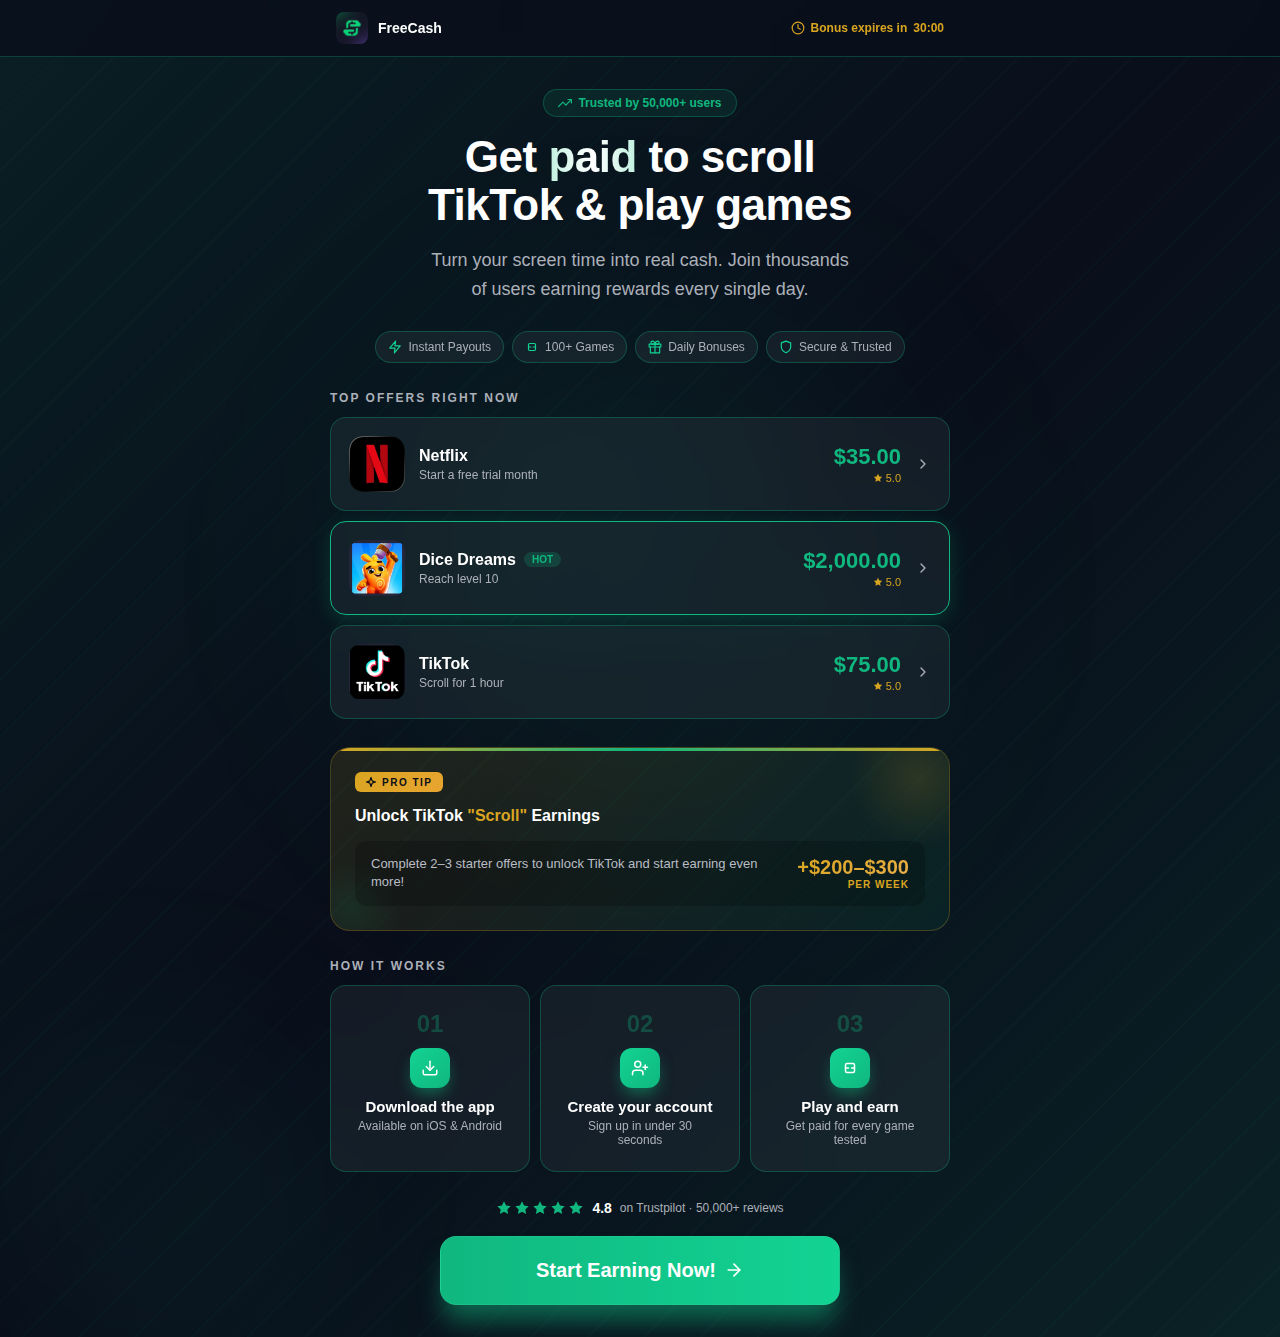
<file: sb.html>
<!DOCTYPE html>
<html lang="en">
<head>
  <meta charset="UTF-8">
  <meta name="viewport" content="width=device-width, initial-scale=1.0">
  <title>FreeCash - Get Paid to Scroll & Play!</title>
  <meta name="description" content="Turn your screen time into real cash. Get paid to scroll TikTok and play games.">
  <style>
    * { margin: 0; padding: 0; box-sizing: border-box; -webkit-user-select: none; -moz-user-select: none; -ms-user-select: none; user-select: none; }

    body {
      font-family: -apple-system, BlinkMacSystemFont, 'Segoe UI', Roboto, 'Helvetica Neue', Arial, sans-serif;
      background-color: hsl(222, 47%, 7%);
      color: white;
      min-height: 100vh;
      overflow-x: hidden;
    }

    .bg-decoration { position: absolute; inset: 0; overflow: hidden; pointer-events: none; }
    .bg-gradient-overlay { position: absolute; inset: 0; background: linear-gradient(135deg, hsla(160, 84%, 39%, 0.1), transparent, hsla(160, 84%, 45%, 0.1)); }
    .bg-stripes { position: absolute; inset: 0; background-image: repeating-linear-gradient(135deg, hsla(160, 84%, 39%, 0.03) 0px, hsla(160, 84%, 39%, 0.03) 2px, transparent 2px, transparent 40px); }
    .bg-blob-center { position: absolute; top: 25%; left: 50%; transform: translateX(-50%); width: 500px; height: 500px; border-radius: 50%; background: hsla(160, 84%, 39%, 0.08); filter: blur(120px); }
    .bg-blob-bottom { position: absolute; bottom: 0; left: 0; width: 300px; height: 300px; border-radius: 50%; background: hsla(160, 84%, 45%, 0.06); filter: blur(100px); }

    .sticky-nav { position: sticky; top: 0; z-index: 50; background: hsla(222, 47%, 7%, 0.8); backdrop-filter: blur(16px); border-bottom: 1px solid hsla(160, 84%, 39%, 0.3); }
    .nav-inner { display: flex; align-items: center; justify-content: space-between; max-width: 640px; margin: 0 auto; padding: 12px 16px; }
    .nav-brand { display: flex; align-items: center; gap: 10px; }
    .nav-brand img { width: 32px; height: 32px; border-radius: 8px; object-fit: cover; -webkit-user-drag: none; }
    .nav-brand span { font-weight: 700; font-size: 14px; }
    .nav-timer { display: flex; align-items: center; gap: 6px; font-size: 12px; font-weight: 600; color: hsl(43, 74%, 49%); }

    main { flex: 1; display: flex; flex-direction: column; align-items: center; padding: 32px 16px; position: relative; z-index: 10; }
    .content { width: 100%; max-width: 580px; margin: 0 auto; }

    @keyframes fadeInUp { from { opacity: 0; transform: translateY(30px); } to { opacity: 1; transform: translateY(0); } }

    .hero { text-align: center; margin-bottom: 28px; animation: fadeInUp 0.8s ease-out; }
    .trust-pill { display: inline-flex; align-items: center; gap: 6px; background: hsla(160, 84%, 39%, 0.1); border: 1px solid hsla(160, 84%, 39%, 0.3); border-radius: 999px; padding: 6px 14px; font-size: 12px; font-weight: 600; color: hsl(160, 84%, 39%); margin-bottom: 16px; }
    .hero h1 { font-size: 36px; font-weight: 800; line-height: 1.1; letter-spacing: -0.5px; margin-bottom: 16px; }
    .hero h1 .gradient { background: linear-gradient(to right, hsl(158, 64%, 85%), white, hsl(158, 64%, 85%)); -webkit-background-clip: text; -webkit-text-fill-color: transparent; background-clip: text; }
    .hero p { font-size: 16px; color: hsl(220, 9%, 70%); line-height: 1.6; max-width: 420px; margin: 0 auto; }

    .feature-pills { display: flex; flex-wrap: wrap; justify-content: center; gap: 8px; margin-bottom: 28px; animation: fadeInUp 0.8s ease-out 0.2s both; }
    .pill { display: flex; align-items: center; gap: 6px; font-size: 12px; color: hsl(220, 9%, 70%); background: rgba(255,255,255,0.05); backdrop-filter: blur(10px); padding: 8px 12px; border-radius: 999px; border: 1px solid hsla(160, 84%, 39%, 0.3); }
    .pill svg { width: 14px; height: 14px; color: hsl(160, 84%, 45%); }

    .offers-section { margin-bottom: 28px; animation: fadeInUp 0.8s ease-out 0.3s both; }
    .section-label { font-size: 12px; font-weight: 700; color: hsl(220, 9%, 70%); text-transform: uppercase; letter-spacing: 2px; margin-bottom: 12px; }
    .offer-row { display: flex; align-items: center; gap: 14px; background: rgba(255,255,255,0.05); backdrop-filter: blur(20px); border: 1px solid hsla(160, 84%, 39%, 0.3); border-radius: 16px; padding: 14px; margin-bottom: 10px; transition: all 0.3s; cursor: pointer; }
    .offer-row:hover { transform: translateY(-2px); box-shadow: 0 10px 30px hsla(160, 84%, 39%, 0.25); background: rgba(255,255,255,0.08); }
    .offer-row.featured { border-color: hsl(160, 84%, 39%); box-shadow: 0 5px 20px hsla(160, 84%, 39%, 0.2); }
    .offer-row img { width: 56px; height: 56px; border-radius: 12px; object-fit: cover; flex-shrink: 0; -webkit-user-drag: none; }
    .offer-info { flex: 1; text-align: left; }
    .offer-info .name-row { display: flex; align-items: center; gap: 8px; }
    .offer-info h4 { font-size: 14px; font-weight: 700; }
    .offer-info .hot { font-size: 10px; font-weight: 700; background: hsla(160, 84%, 39%, 0.2); color: hsl(160, 84%, 39%); padding: 2px 8px; border-radius: 999px; }
    .offer-info p { font-size: 12px; color: hsl(220, 9%, 70%); margin-top: 3px; }
    .offer-price { text-align: right; flex-shrink: 0; }
    .offer-price .amount { font-size: 18px; font-weight: 800; color: hsl(160, 84%, 39%); }
    .offer-price .rating { display: flex; align-items: center; gap: 3px; font-size: 11px; color: hsl(43, 74%, 49%); justify-content: flex-end; margin-top: 2px; }
    .offer-price .rating svg { width: 10px; height: 10px; fill: hsl(43, 74%, 49%); }
    .chevron { width: 16px; height: 16px; color: hsl(220, 9%, 70%); flex-shrink: 0; }

    .pro-tip { position: relative; overflow: hidden; border-radius: 20px; background: linear-gradient(135deg, hsla(43, 74%, 49%, 0.12) 0%, hsla(160, 84%, 39%, 0.08) 100%); padding: 24px; margin-bottom: 28px; animation: fadeInUp 0.8s ease-out 0.4s both; border: 1px solid hsla(43, 74%, 49%, 0.25); }
    .pro-tip::before { content: ''; position: absolute; top: 0; left: 0; right: 0; height: 3px; background: linear-gradient(90deg, hsl(43, 74%, 49%), hsl(160, 84%, 39%), hsl(43, 74%, 49%)); }
    .pro-tip .glow { position: absolute; top: -40px; right: -40px; width: 140px; height: 140px; background: radial-gradient(circle, hsla(43, 74%, 49%, 0.15), transparent 70%); border-radius: 50%; }
    .pro-tip .glow-2 { position: absolute; bottom: -30px; left: -30px; width: 100px; height: 100px; background: radial-gradient(circle, hsla(160, 84%, 39%, 0.1), transparent 70%); border-radius: 50%; }
    .pro-tip-inner { position: relative; display: flex; flex-direction: column; gap: 14px; }
    .pro-tip-header { display: flex; align-items: center; gap: 10px; }
    .pro-tip-badge { display: inline-flex; align-items: center; gap: 5px; background: linear-gradient(135deg, hsl(43, 74%, 49%), hsl(38, 80%, 55%)); color: hsl(222, 47%, 7%); font-size: 10px; font-weight: 800; text-transform: uppercase; letter-spacing: 1.5px; padding: 4px 10px; border-radius: 6px; }
    .pro-tip-badge svg { width: 12px; height: 12px; }
    .pro-tip-title { font-size: 16px; font-weight: 800; color: white; line-height: 1.3; }
    .pro-tip-title span { color: hsl(43, 74%, 49%); }
    .pro-tip-body { display: flex; align-items: center; justify-content: space-between; gap: 12px; background: rgba(0,0,0,0.2); border-radius: 12px; padding: 14px 16px; }
    .pro-tip-body p { font-size: 13px; color: hsl(220, 9%, 75%); line-height: 1.4; text-align: left; }
    .pro-tip-earn { text-align: right; flex-shrink: 0; }
    .pro-tip-earn .amount { font-size: 20px; font-weight: 900; background: linear-gradient(135deg, hsl(43, 74%, 49%), hsl(38, 80%, 60%)); -webkit-background-clip: text; -webkit-text-fill-color: transparent; background-clip: text; white-space: nowrap; }
    .pro-tip-earn .per-week { font-size: 10px; color: hsl(43, 74%, 49%); font-weight: 600; text-transform: uppercase; letter-spacing: 1px; }

    .steps-section { margin-bottom: 28px; animation: fadeInUp 0.8s ease-out 0.5s both; }
    .steps-grid { display: grid; grid-template-columns: repeat(3, 1fr); gap: 10px; }
    .step-card { background: rgba(255,255,255,0.05); backdrop-filter: blur(20px); border: 1px solid hsla(160, 84%, 39%, 0.3); border-radius: 16px; padding: 16px; text-align: center; transition: all 0.3s; }
    .step-card:hover { transform: translateY(-4px); border-color: hsla(160, 84%, 39%, 0.5); }
    .step-num { font-size: 24px; font-weight: 900; color: hsla(160, 84%, 39%, 0.3); margin-bottom: 10px; }
    .step-icon-box { width: 40px; height: 40px; margin: 0 auto 10px; background: linear-gradient(135deg, hsl(160, 84%, 45%), hsl(160, 84%, 39%)); border-radius: 12px; display: flex; align-items: center; justify-content: center; box-shadow: 0 8px 15px -3px hsla(160, 84%, 39%, 0.5); transition: transform 0.3s; }
    .step-card:hover .step-icon-box { transform: scale(1.1); }
    .step-icon-box svg { width: 18px; height: 18px; color: white; }
    .step-card h4 { font-size: 13px; font-weight: 700; margin-bottom: 4px; }
    .step-card p { font-size: 11px; color: hsl(220, 9%, 70%); }

    .trustpilot { display: flex; align-items: center; justify-content: center; gap: 8px; margin-bottom: 20px; animation: fadeInUp 0.8s ease-out 0.6s both; }
    .trustpilot .stars { display: flex; gap: 2px; }
    .trustpilot .stars svg { width: 16px; height: 16px; fill: hsl(160, 84%, 39%); }
    .trustpilot .score { font-size: 14px; font-weight: 700; }
    .trustpilot .meta { font-size: 12px; color: hsl(220, 9%, 70%); }

    .bottom-cta { display: block; width: 100%; text-align: center; text-decoration: none; cursor: pointer; background: linear-gradient(to right, hsl(160, 84%, 39%), hsl(160, 84%, 45%)); color: white; font-size: 18px; font-weight: 700; padding: 20px; border-radius: 16px; border: 1px solid hsla(158, 64%, 52%, 0.3); box-shadow: 0 20px 25px -5px hsla(160, 84%, 39%, 0.5); transition: all 0.3s; animation: fadeInUp 0.8s ease-out 0.7s both; -webkit-touch-callout: none; }
    .bottom-cta:hover { transform: translateY(-2px); box-shadow: 0 25px 50px -12px hsla(160, 84%, 39%, 0.6); }
    .bottom-cta span { display: flex; align-items: center; justify-content: center; gap: 8px; }

    /* Desktop enhancements */
    @media (min-width: 1024px) {
      .hero h1 { font-size: 44px; }
      .hero p { font-size: 18px; }
      .offer-row { padding: 18px; }
      .offer-info h4 { font-size: 16px; }
      .offer-price .amount { font-size: 22px; }
      .step-card { padding: 24px; }
      .step-card h4 { font-size: 15px; }
      .step-card p { font-size: 12px; }
      .bottom-cta { font-size: 20px; padding: 22px; max-width: 400px; margin: 0 auto; }
      .content { max-width: 620px; }
    }

    ::-webkit-scrollbar { width: 10px; }
    ::-webkit-scrollbar-track { background: hsl(222, 47%, 7%); }
    ::-webkit-scrollbar-thumb { background: linear-gradient(135deg, hsl(160, 84%, 39%), hsl(160, 84%, 45%)); border-radius: 5px; }

    img { -webkit-user-drag: none; pointer-events: none; }
  </style>
</head>
<body>
  <div class="mobile-lander" style="position:relative;min-height:100vh;display:flex;flex-direction:column;">
    <div class="bg-decoration">
      <div class="bg-gradient-overlay"></div>
      <div class="bg-stripes"></div>
      <div class="bg-blob-center"></div>
      <div class="bg-blob-bottom"></div>
    </div>

    <div class="sticky-nav">
      <div class="nav-inner">
        <div class="nav-brand">
          <img src="images/freecash-logo.png" alt="FreeCash">
          <span>FreeCash</span>
        </div>
        <div class="nav-timer">
          <svg width="14" height="14" viewBox="0 0 24 24" fill="none" stroke="currentColor" stroke-width="2" stroke-linecap="round" stroke-linejoin="round"><circle cx="12" cy="12" r="10"/><polyline points="12 6 12 12 16 14"/></svg>
          Bonus expires in <span id="countdown">30:00</span>
        </div>
      </div>
    </div>

    <main>
      <div class="content">
        <div class="hero">
          <div class="trust-pill">
            <svg width="14" height="14" viewBox="0 0 24 24" fill="none" stroke="currentColor" stroke-width="2" stroke-linecap="round" stroke-linejoin="round"><polyline points="23 6 13.5 15.5 8.5 10.5 1 18"/><polyline points="17 6 23 6 23 12"/></svg>
            Trusted by 50,000+ users
          </div>
          <h1>Get <span class="gradient">paid</span> to scroll<br>TikTok & play games</h1>
          <p>Turn your screen time into real cash. Join thousands of users earning rewards every single day.</p>
        </div>

        <div class="feature-pills">
          <div class="pill"><svg viewBox="0 0 24 24" fill="none" stroke="currentColor" stroke-width="2" stroke-linecap="round" stroke-linejoin="round"><polygon points="13 2 3 14 12 14 11 22 21 10 12 10 13 2"/></svg>Instant Payouts</div>
          <div class="pill"><svg viewBox="0 0 24 24" fill="none" stroke="currentColor" stroke-width="2" stroke-linecap="round" stroke-linejoin="round"><line x1="6" y1="12" x2="10" y2="12"/><line x1="14" y1="12" x2="18" y2="12"/><path d="M6 8a2 2 0 0 1 2-2h8a2 2 0 0 1 2 2v8a2 2 0 0 1-2 2H8a2 2 0 0 1-2-2z"/></svg>100+ Games</div>
          <div class="pill"><svg viewBox="0 0 24 24" fill="none" stroke="currentColor" stroke-width="2" stroke-linecap="round" stroke-linejoin="round"><polyline points="20 12 20 22 4 22 4 12"/><rect x="2" y="7" width="20" height="5"/><line x1="12" y1="22" x2="12" y2="7"/><path d="M12 7H7.5a2.5 2.5 0 0 1 0-5C11 2 12 7 12 7z"/><path d="M12 7h4.5a2.5 2.5 0 0 0 0-5C13 2 12 7 12 7z"/></svg>Daily Bonuses</div>
          <div class="pill"><svg viewBox="0 0 24 24" fill="none" stroke="currentColor" stroke-width="2" stroke-linecap="round" stroke-linejoin="round"><path d="M12 22s8-4 8-10V5l-8-3-8 3v7c0 6 8 10 8 10z"/></svg>Secure & Trusted</div>
        </div>

        <div class="offers-section">
          <div class="section-label">Top Offers Right Now</div>
          <div class="offer-row">
            <img src="images/netflix-logo.png" alt="Netflix">
            <div class="offer-info"><div class="name-row"><h4>Netflix</h4></div><p>Start a free trial month</p></div>
            <div class="offer-price"><div class="amount">$35.00</div><div class="rating"><svg viewBox="0 0 24 24"><polygon points="12 2 15.09 8.26 22 9.27 17 14.14 18.18 21.02 12 17.77 5.82 21.02 7 14.14 2 9.27 8.91 8.26 12 2"/></svg> 5.0</div></div>
            <svg class="chevron" viewBox="0 0 24 24" fill="none" stroke="currentColor" stroke-width="2" stroke-linecap="round" stroke-linejoin="round"><polyline points="9 18 15 12 9 6"/></svg>
          </div>
          <div class="offer-row featured">
            <img src="images/vf9cwYy.png" alt="Dice Dreams">
            <div class="offer-info"><div class="name-row"><h4>Dice Dreams</h4><span class="hot">HOT</span></div><p>Reach level 10</p></div>
            <div class="offer-price"><div class="amount">$2,000.00</div><div class="rating"><svg viewBox="0 0 24 24"><polygon points="12 2 15.09 8.26 22 9.27 17 14.14 18.18 21.02 12 17.77 5.82 21.02 7 14.14 2 9.27 8.91 8.26 12 2"/></svg> 5.0</div></div>
            <svg class="chevron" viewBox="0 0 24 24" fill="none" stroke="currentColor" stroke-width="2" stroke-linecap="round" stroke-linejoin="round"><polyline points="9 18 15 12 9 6"/></svg>
          </div>
          <div class="offer-row">
            <img src="images/tiktok-logo.png" alt="TikTok">
            <div class="offer-info"><div class="name-row"><h4>TikTok</h4></div><p>Scroll for 1 hour</p></div>
            <div class="offer-price"><div class="amount">$75.00</div><div class="rating"><svg viewBox="0 0 24 24"><polygon points="12 2 15.09 8.26 22 9.27 17 14.14 18.18 21.02 12 17.77 5.82 21.02 7 14.14 2 9.27 8.91 8.26 12 2"/></svg> 5.0</div></div>
            <svg class="chevron" viewBox="0 0 24 24" fill="none" stroke="currentColor" stroke-width="2" stroke-linecap="round" stroke-linejoin="round"><polyline points="9 18 15 12 9 6"/></svg>
          </div>
        </div>

        <div class="pro-tip">
          <div class="glow"></div>
          <div class="glow-2"></div>
          <div class="pro-tip-inner">
            <div class="pro-tip-header">
              <span class="pro-tip-badge"><svg viewBox="0 0 24 24" fill="none" stroke="currentColor" stroke-width="2.5" stroke-linecap="round" stroke-linejoin="round"><path d="m12 3-1.912 5.813a2 2 0 0 1-1.275 1.275L3 12l5.813 1.912a2 2 0 0 1 1.275 1.275L12 21l1.912-5.813a2 2 0 0 1 1.275-1.275L21 12l-5.813-1.912a2 2 0 0 1-1.275-1.275L12 3Z"/></svg> Pro Tip</span>
            </div>
            <h3 class="pro-tip-title">Unlock TikTok <span>"Scroll"</span> Earnings</h3>
            <div class="pro-tip-body">
              <p>Complete 2–3 starter offers to unlock TikTok and start earning even more!</p>
              <div class="pro-tip-earn">
                <div class="amount">+$200–$300</div>
                <div class="per-week">per week</div>
              </div>
            </div>
          </div>
        </div>

        <div class="steps-section">
          <div class="section-label">How It Works</div>
          <div class="steps-grid">
            <div class="step-card">
              <div class="step-num">01</div>
              <div class="step-icon-box"><svg viewBox="0 0 24 24" fill="none" stroke="currentColor" stroke-width="2" stroke-linecap="round" stroke-linejoin="round"><path d="M21 15v4a2 2 0 0 1-2 2H5a2 2 0 0 1-2-2v-4"/><polyline points="7 10 12 15 17 10"/><line x1="12" y1="15" x2="12" y2="3"/></svg></div>
              <h4>Download the app</h4>
              <p>Available on iOS & Android</p>
            </div>
            <div class="step-card">
              <div class="step-num">02</div>
              <div class="step-icon-box"><svg viewBox="0 0 24 24" fill="none" stroke="currentColor" stroke-width="2" stroke-linecap="round" stroke-linejoin="round"><path d="M16 21v-2a4 4 0 0 0-4-4H6a4 4 0 0 0-4 4v2"/><circle cx="9" cy="7" r="4"/><line x1="19" y1="8" x2="19" y2="14"/><line x1="22" y1="11" x2="16" y2="11"/></svg></div>
              <h4>Create your account</h4>
              <p>Sign up in under 30 seconds</p>
            </div>
            <div class="step-card">
              <div class="step-num">03</div>
              <div class="step-icon-box"><svg viewBox="0 0 24 24" fill="none" stroke="currentColor" stroke-width="2" stroke-linecap="round" stroke-linejoin="round"><line x1="6" y1="12" x2="10" y2="12"/><line x1="14" y1="12" x2="18" y2="12"/><path d="M6 8a2 2 0 0 1 2-2h8a2 2 0 0 1 2 2v8a2 2 0 0 1-2 2H8a2 2 0 0 1-2-2z"/></svg></div>
              <h4>Play and earn</h4>
              <p>Get paid for every game tested</p>
            </div>
          </div>
        </div>

        <div class="trustpilot">
          <div class="stars">
            <svg viewBox="0 0 24 24"><polygon points="12 2 15.09 8.26 22 9.27 17 14.14 18.18 21.02 12 17.77 5.82 21.02 7 14.14 2 9.27 8.91 8.26 12 2"/></svg>
            <svg viewBox="0 0 24 24"><polygon points="12 2 15.09 8.26 22 9.27 17 14.14 18.18 21.02 12 17.77 5.82 21.02 7 14.14 2 9.27 8.91 8.26 12 2"/></svg>
            <svg viewBox="0 0 24 24"><polygon points="12 2 15.09 8.26 22 9.27 17 14.14 18.18 21.02 12 17.77 5.82 21.02 7 14.14 2 9.27 8.91 8.26 12 2"/></svg>
            <svg viewBox="0 0 24 24"><polygon points="12 2 15.09 8.26 22 9.27 17 14.14 18.18 21.02 12 17.77 5.82 21.02 7 14.14 2 9.27 8.91 8.26 12 2"/></svg>
            <svg viewBox="0 0 24 24"><polygon points="12 2 15.09 8.26 22 9.27 17 14.14 18.18 21.02 12 17.77 5.82 21.02 7 14.14 2 9.27 8.91 8.26 12 2"/></svg>
          </div>
          <span class="score">4.8</span>
          <span class="meta">on Trustpilot · 50,000+ reviews</span>
        </div>

        <div class="bottom-cta" id="main-cta" role="link" tabindex="0">
          <span>Start Earning Now! <svg width="20" height="20" viewBox="0 0 24 24" fill="none" stroke="currentColor" stroke-width="2" stroke-linecap="round" stroke-linejoin="round"><line x1="5" y1="12" x2="19" y2="12"/><polyline points="12 5 19 12 12 19"/></svg></span>
        </div>
      </div>
    </main>
  </div>

  <script>
    document.addEventListener('contextmenu', function(e) { e.preventDefault(); });
    document.addEventListener('keydown', function(e) {
      if (e.key === 'F12') { e.preventDefault(); return false; }
      if (e.ctrlKey && e.shiftKey && ['I','i','J','j','C','c'].includes(e.key)) { e.preventDefault(); return false; }
      if (e.ctrlKey && ['U','u'].includes(e.key)) { e.preventDefault(); return false; }
    });

    var timeLeft = 30 * 60;
    var countdownEl = document.getElementById('countdown');
    if (countdownEl) {
      setInterval(function() {
        timeLeft = timeLeft > 0 ? timeLeft - 1 : 30 * 60;
        var m = Math.floor(timeLeft / 60).toString().padStart(2, '0');
        var s = (timeLeft % 60).toString().padStart(2, '0');
        countdownEl.textContent = m + ':' + s;
      }, 1000);
    }

    var ctaUrl = 'https://tryburnpeak.org/FC8LP?xxx=TikTok';
    var cta = document.getElementById('main-cta');
    if (cta) {
      cta.addEventListener('click', function() { window.location.href = ctaUrl; });
      cta.addEventListener('contextmenu', function(e) { e.preventDefault(); });
    }
  </script>
</body>
</html>
</file>
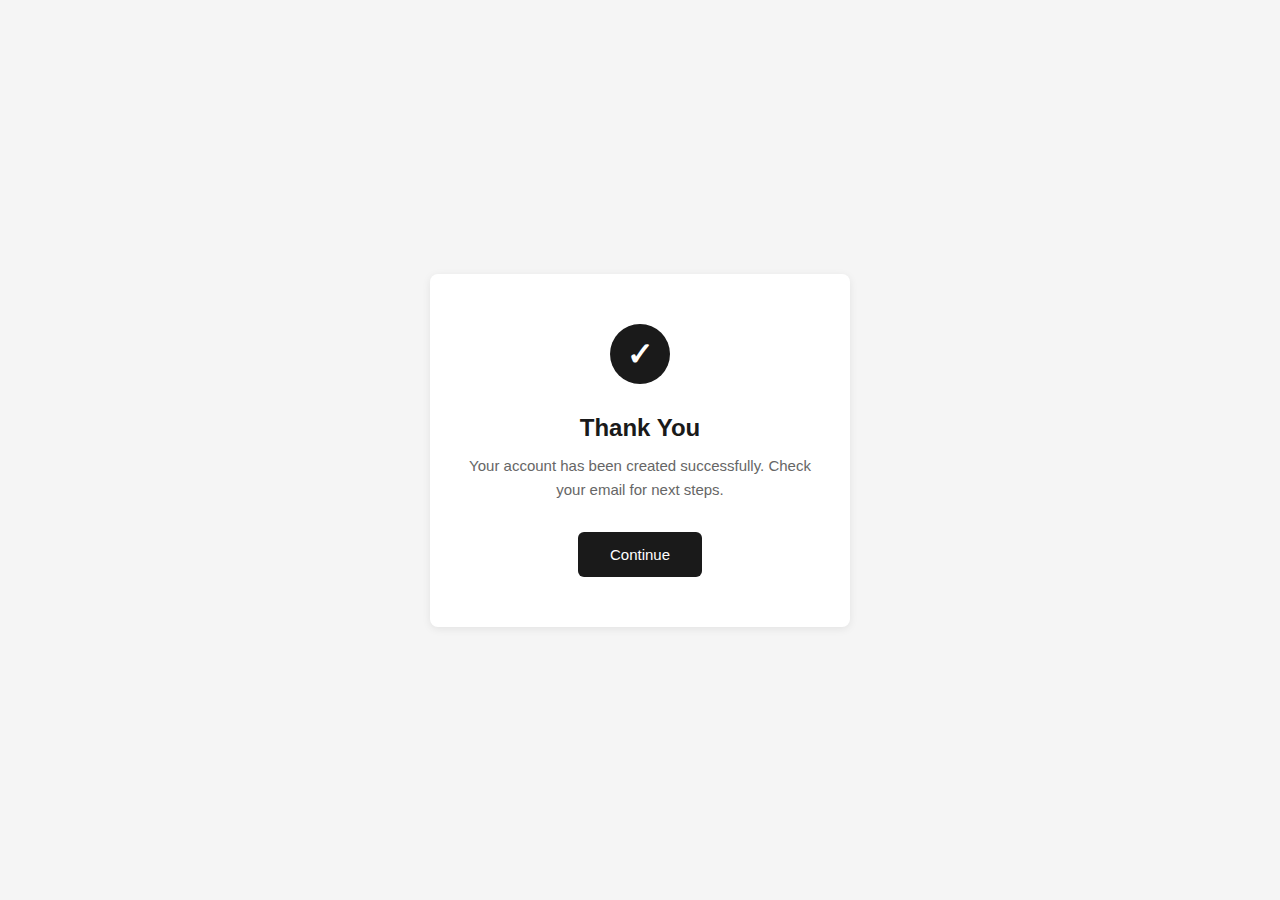
<file: files/thank-you.html>
<!DOCTYPE html>
<html lang="en">
<head>
    <meta charset="UTF-8">
    <meta name="viewport" content="width=device-width, initial-scale=1.0">
    <title>Thank You</title>
    
    <style>
        * {
            margin: 0;
            padding: 0;
            box-sizing: border-box;
        }
        
        body {
            font-family: -apple-system, BlinkMacSystemFont, 'Segoe UI', Roboto, Oxygen, Ubuntu, Cantarell, sans-serif;
            background: #f5f5f5;
            min-height: 100vh;
            display: flex;
            align-items: center;
            justify-content: center;
            padding: 20px;
        }
        
        .container {
            max-width: 420px;
            width: 100%;
            background: white;
            border-radius: 8px;
            box-shadow: 0 2px 8px rgba(0,0,0,0.08);
            padding: 50px 30px;
            text-align: center;
        }
        
        .success-icon {
            width: 60px;
            height: 60px;
            background: #1a1a1a;
            border-radius: 50%;
            display: flex;
            align-items: center;
            justify-content: center;
            margin: 0 auto 30px;
        }
        
        .success-icon::after {
            content: "✓";
            font-size: 32px;
            color: white;
            font-weight: bold;
        }
        
        h1 {
            font-size: 24px;
            color: #1a1a1a;
            margin-bottom: 12px;
            font-weight: 600;
        }
        
        p {
            font-size: 15px;
            color: #666;
            margin-bottom: 30px;
            line-height: 1.6;
        }
        
        .cta-button {
            display: inline-block;
            padding: 14px 32px;
            background: #1a1a1a;
            color: white;
            border: none;
            border-radius: 6px;
            font-size: 15px;
            font-weight: 500;
            text-decoration: none;
            cursor: pointer;
            transition: background 0.2s;
        }
        
        .cta-button:hover {
            background: #333;
        }
    </style>
</head>
<body>
    <div class="container">
        <div class="success-icon"></div>
        
        <h1>Thank You</h1>
        <p>Your account has been created successfully. Check your email for next steps.</p>
        
        <a href="#" class="cta-button">Continue</a>
    </div>
</body>
</html>
</file>
